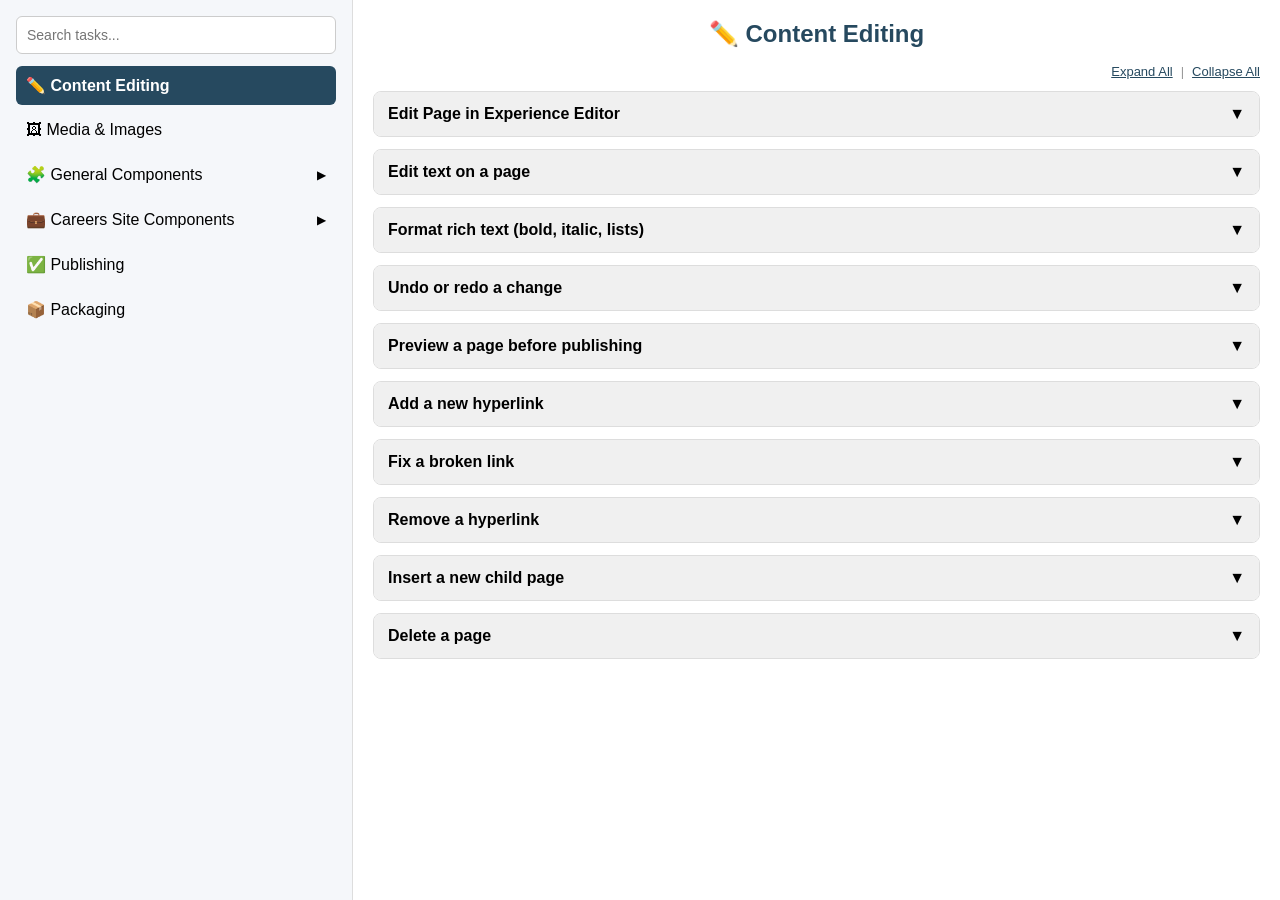
<file: index.html>
﻿<!DOCTYPE html>
<html lang="en">
<head>
    <meta charset="UTF-8">
    <meta name="viewport" content="width=device-width, initial-scale=1.0">
    <link rel="icon" type="image/x-icon" href="unum_favicon.ico">
    <title>Experience Editor Help Hub</title>
    <link rel="stylesheet" href="styles.css">
</head>
<body>
    <div class="navigation-background"></div>
    <div class="hamburger" id="hamburger">
        <span id="hamburgerIcon">☰</span>
        <span id="closeIcon" style="display:none;">✕</span>
    </div>

    <div class="sidebar" id="sidebar">
        <div class="search-wrapper">
            <input type="text" id="search" placeholder="Search tasks..." autocomplete="off">
            <button class="search-clear" id="search-clear">&times;</button>
        </div>

        <div id="editor-functions"></div>
        <div id="manager-functions"></div>
    </div>

    <div class="content" id="content"></div>

    <script src="data.js"></script>
    <script src="script.js"></script>
</body>
</html>
</file>
<file: styles.css>
body {
    font-family: Arial, sans-serif;
    margin: 0;
    display: flex;
    height: 100vh;
}

/* Sidebar */
.sidebar {
    width: 320px;
    flex: 0 0 320px;
    background: #f5f7fa;
    padding: 16px;
    border-right: 1px solid #ddd;
    display: flex;
    flex-direction: column;
    overflow-y: auto;
    overflow-x: hidden;
}

.sidebar svg {
    width: 100%;
    height: auto;
    flex-shrink: 0;
}

.search-wrapper {
    position: relative;
    margin-bottom: 12px;
}

input {
    padding: 10px;
    padding-right: 32px;
    border-radius: 6px;
    border: 1px solid #ccc;
    font-size: 14px;
    width: 100%;
    box-sizing: border-box;
}

.search-clear {
    position: absolute;
    right: 8px;
    top: 50%;
    transform: translateY(-50%);
    background: none;
    border: none;
    cursor: pointer;
    font-size: 32px;
    color: #999;
    line-height: 1;
    padding: 0;
    display: none;
}

.search-clear:hover {
    color: #333;
}

.tab {
    padding: 10px;
    cursor: pointer;
    border-radius: 6px;
    margin-bottom: 6px;
    overflow-wrap: anywhere;
}

.tab.active {
    background: #26495f;
    color: white;
    font-weight: bold;
}

.menu-group.open .submenu {
    display: block;
}

.menu-group.open .submenu-arrow {
    transform: rotate(90deg);
}

.tab.has-submenu {
    display: flex;
    justify-content: space-between;
    align-items: center;
}

.submenu-arrow {
    font-size: 12px;
    transition: transform 0.2s ease;
}

.submenu {
    display: none;
    margin: -2px 0 8px 14px;
    padding-left: 10px;
    border-left: 2px solid #d6dde5;
}

.submenu-heading{
    display: block;
    margin: 7px 0;
}

.subtab {
    padding: 7px 10px;
    cursor: pointer;
    border-radius: 5px;
    color: #333;
    font-size: 13px;
    margin-bottom: 3px;
    overflow-wrap: anywhere;
}

.subtab:hover {
    background: #e8edf2;
}

.subtab.active {
    background: #d9e6ef;
    color: #26495f;
    font-weight: bold;
}

/* Content */
.content {
    flex: 1;
    padding: 20px;
    overflow-y: auto;
}

.task {
    border: 1px solid #ddd;
    border-radius: 8px;
    margin-bottom: 12px;
    overflow: hidden;
}

.task-header {
    padding: 14px;
    font-weight: bold;
    cursor: pointer;
    background: #f0f0f0;
    display: flex;
    justify-content: space-between;
    align-items: center;
}

.task-header span{
    line-height: 1 !important;
}

.task-body {
    display: none;
    padding: 14px;
    background: white;
}

.task.open .task-body {
    display: block;
}

.category-label {
    font-size: 12px;
    color: #666;
    margin-left: 10px;
}

mark {
    background: #ffe58a;
    padding: 0;
}

.no-results {
    font-size: 16px;
    color: #777;
}

.info-page {
    line-height: 1.5;
}

.info-page h2 {
    margin-top: 0;
    color: #26495f;
}

.info-page-section {
    border: 1px solid #ddd;
    border-radius: 8px;
    background: #fff;
    padding: 16px;
    margin-bottom: 12px;
}

.info-page-section h3 {
    margin-top: 0;
}

.content-title {
    margin-top: 0;
    margin-bottom: 16px;
    color: #26495f;
    text-align: center;
}

.content-controls {
    display: flex;
    justify-content: flex-end;
    align-items: center;
    gap: 8px;
    margin-bottom: 12px;
    font-size: 13px;
}

.content-controls a {
    color: #26495f;
    cursor: pointer;
    text-decoration: underline;
}

.content-controls a:hover {
    color: #1a3347;
}

.content-controls span {
    color: #999;
}

.hamburger{
    display: none;
}

@media(max-width: 768px){
    .sidebar {
        position: absolute;
        z-index: 999;
        width: calc(100% - 32px);
        left: -100%;
        height: calc(100vh - 132px);
        transition: .5s left;
        top: 100px;
    }

    .navigation-background {
        position: fixed;
        background: #f5f7fa;
        z-index: 1;
        width: 100%;
        left: 0;
        top: 0;
        height: 25vw;
    }

    .hamburger {
        display: block;
        position: fixed;
        top: 10px;
        right: 10px;
        color: black;
        font-size: 2rem;
        padding: 5px;
        background-color: #f5f7fa;
        z-index: 9999;
    }

    .open{
        left: 0;
        transition: .5s left;
    }

    #sitecoreLogo{
        position: fixed;
        left: 10px;
        top: 10px;
        width: 80vw;
    }

    #titleHeadline{
        position: fixed;
        width: 100%;
        top: 15vw;
        left: 0;
    }

    .content{
        padding-top: calc(25vw + 12px);
    }

    #closeIcon{
        font-size: 3rem;
        line-height: 1;
    }
}
</file>
